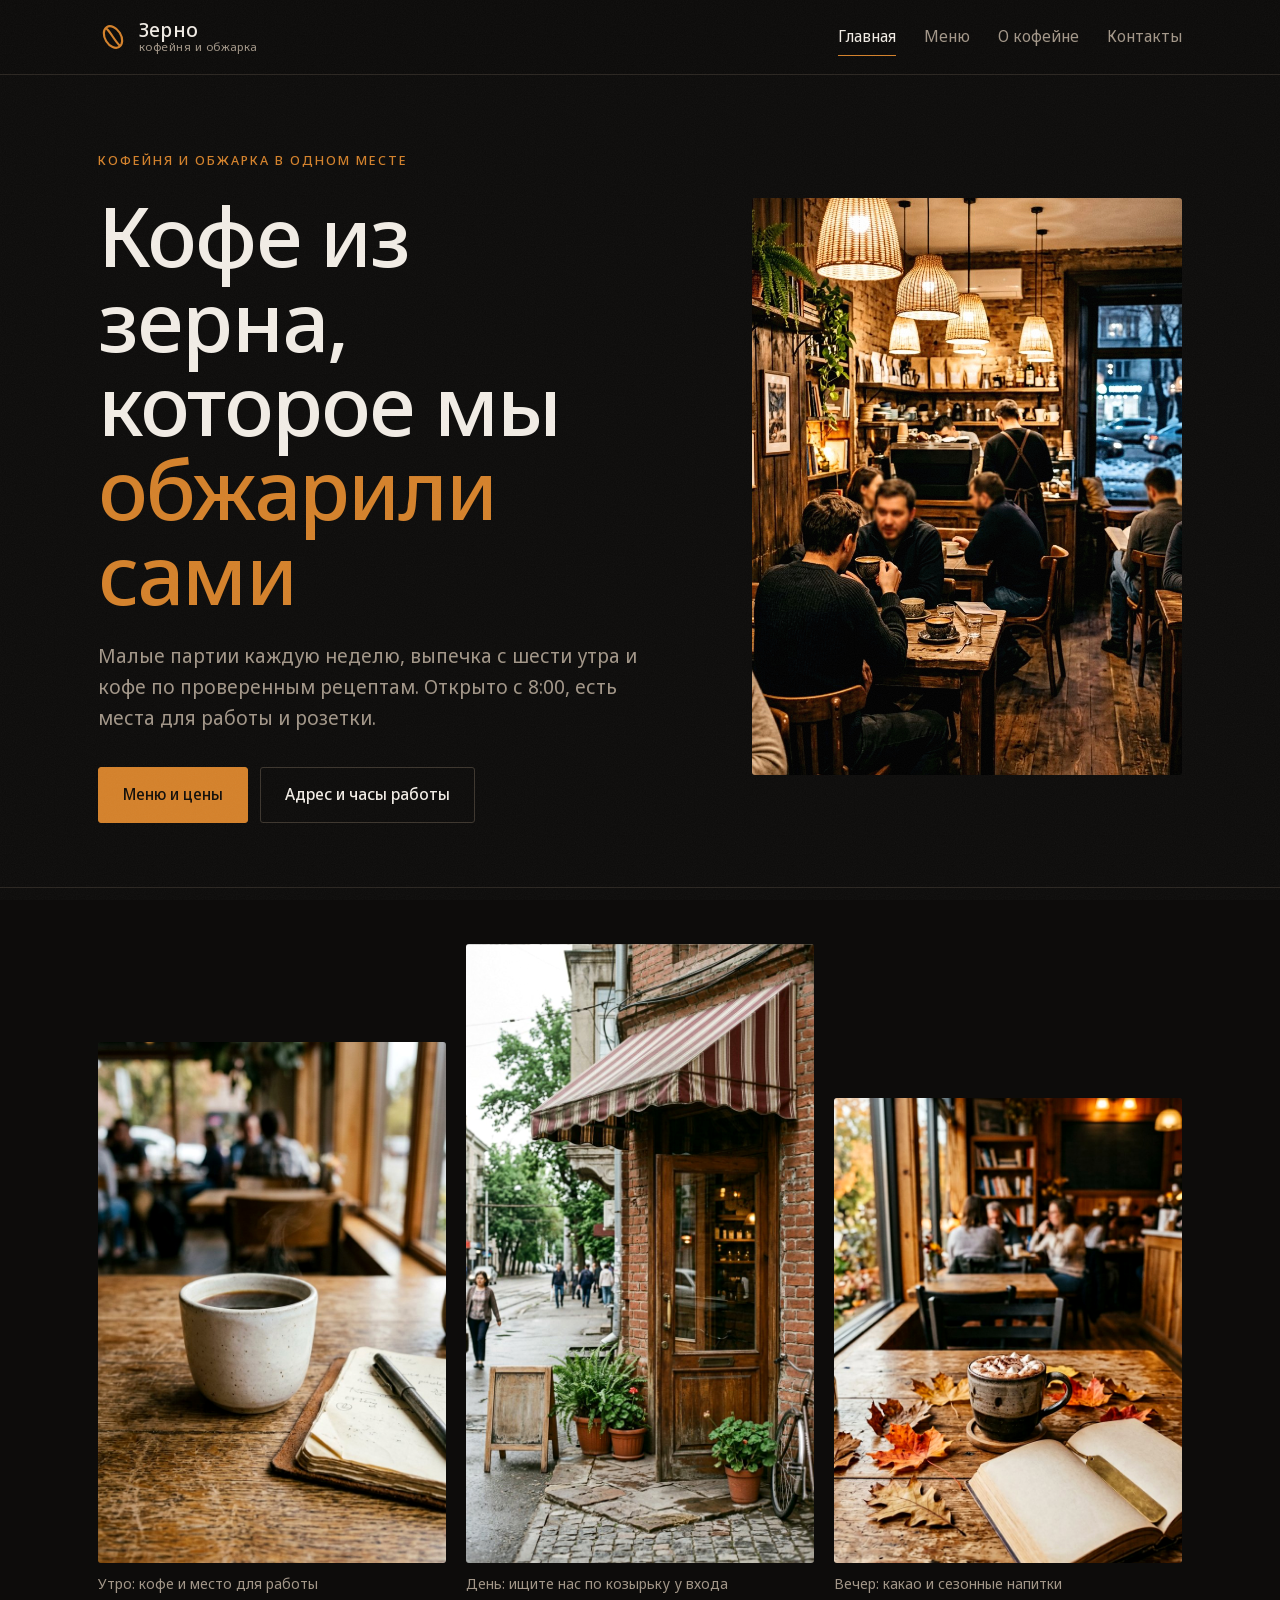
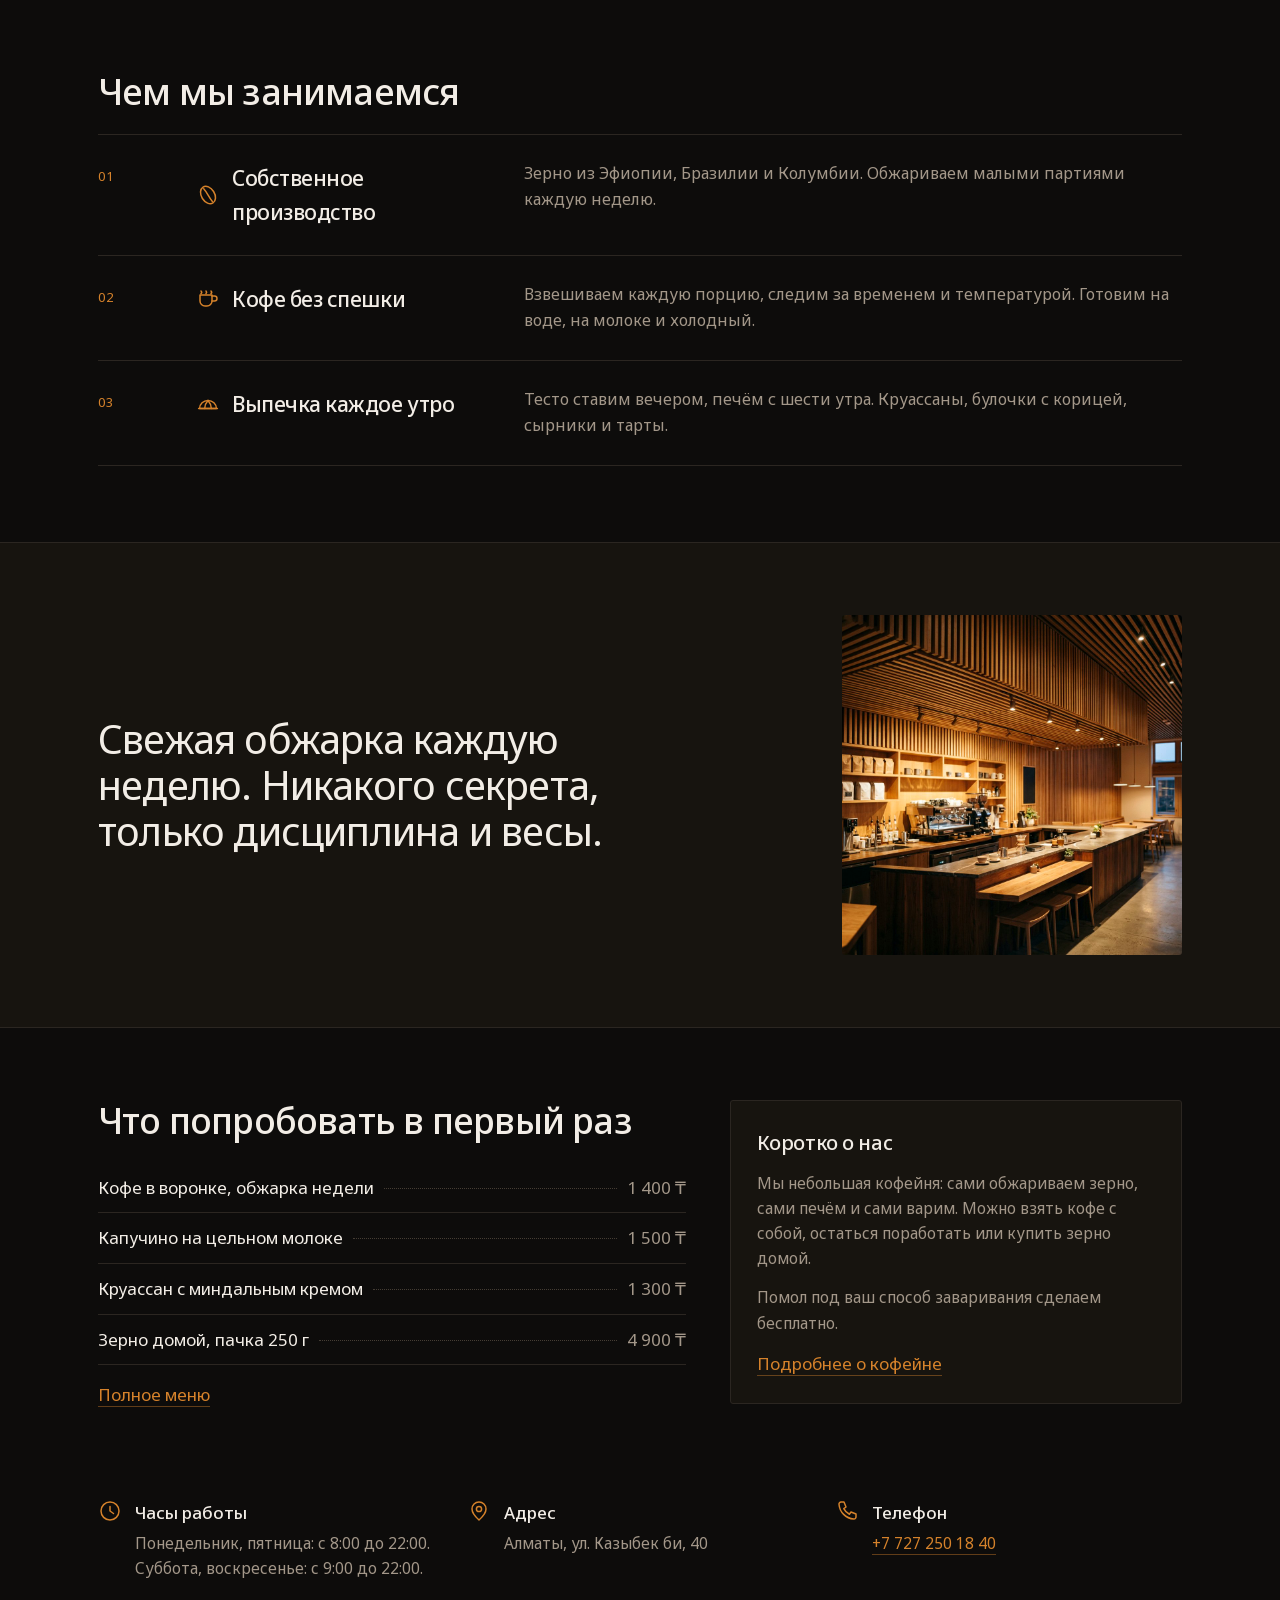
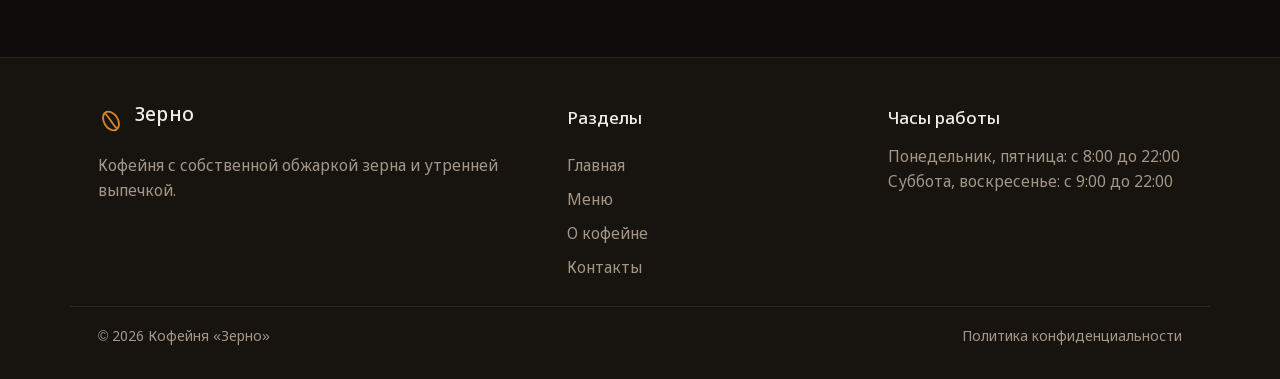
<file: index.html>
<!doctype html>
<html lang="ru">
<head>
<meta charset="utf-8">
<meta name="viewport" content="width=device-width, initial-scale=1">
<meta name="theme-color" content="#0d0c0b">
<title>Кофейня «Зерно»: собственная обжарка и свежая выпечка</title>
<meta name="description" content="Кофейня «Зерно» в Алматы: обжариваем зерно сами малыми партиями, печём каждое утро, готовим кофе с 8:00.">
<link rel="icon" type="image/svg+xml" href="assets/favicon.svg">
<link rel="stylesheet" href="assets/style.css">
<link rel="stylesheet" href="assets/photos.css">
<script>if("IntersectionObserver" in window&&!(window.matchMedia&&window.matchMedia("(prefers-reduced-motion: reduce)").matches)){document.documentElement.className+=" js-rv"}</script>
</head>
<body>
<a class="skip" href="#main">Перейти к содержанию</a>
<header class="top">
<div class="wrap top-in">
<a class="brand" href="index.html"><svg class="mark" viewBox="0 0 32 32" aria-hidden="true" focusable="false"><ellipse cx="16" cy="16" rx="8.5" ry="12.5" transform="rotate(-32 16 16)" fill="none" stroke="currentColor" stroke-width="2.3"/><path d="M9.5 7.5C14 12 18 20 22.5 24.5" fill="none" stroke="currentColor" stroke-width="2.3" stroke-linecap="round"/></svg><span class="brand-tx"><b>Зерно</b><i>кофейня и обжарка</i></span></a>
<button class="burger" type="button" aria-expanded="false" aria-controls="nav" aria-label="Открыть меню сайта"><span></span><span></span><span></span></button>
<nav class="nav" id="nav"><a href="index.html" aria-current="page">Главная</a><a href="menu.html">Меню</a><a href="about.html">О кофейне</a><a href="contacts.html">Контакты</a></nav>
</div>
</header>
<main id="main">
<section class="hero">
<div class="wrap hero-in">
<div class="hero-tx">
<p class="eyebrow rv">Кофейня и обжарка в одном месте</p>
<h1 class="rv">Кофе из зерна,<br>которое мы<br><span class="hl">обжарили сами</span></h1>
<p class="lead rv">Малые партии каждую неделю, выпечка с шести утра и кофе по проверенным рецептам. Открыто с 8:00, есть места для работы и розетки.</p>
<div class="btns rv">
<a class="btn" href="menu.html">Меню и цены</a>
<a class="btn btn-ghost" href="contacts.html">Адрес и часы работы</a>
</div>
</div>
<div class="hero-ph rv">
<div class="steam" aria-hidden="true"><i></i><i></i><i></i></div>
<div class="photo ph5 hero-img" style="aspect-ratio:386/518" role="img" aria-label="Гости за столом в зале кофейни при тёплом свете"><span></span></div>
</div>
</div>
</section>
<section class="strip">
<div class="wrap strip-in">
<figure class="fig rv"><div class="photo ph3" style="aspect-ratio:365/547" role="img" aria-label="Чашка кофе на деревянном столе рядом с блокнотами"><span></span></div><figcaption>Утро: кофе и место для работы</figcaption></figure>
<figure class="fig rv"><div class="photo ph1" style="aspect-ratio:415/739" role="img" aria-label="Вход в кофейню с полосатым козырьком"><span></span></div><figcaption>День: ищите нас по козырьку у входа</figcaption></figure>
<figure class="fig rv"><div class="photo ph4" style="aspect-ratio:479/640" role="img" aria-label="Кружка какао, книга и осенние листья на столе"><span></span></div><figcaption>Вечер: какао и сезонные напитки</figcaption></figure>
</div>
</section>
<section class="wrap rows-sec">
<h2 class="h2 rv">Чем мы занимаемся</h2>
<div class="rows">
<article class="row rv"><span class="num">01</span><div class="row-h"><svg class="ico" viewBox="0 0 24 24" fill="none" stroke="currentColor" stroke-width="1.5" stroke-linecap="round" stroke-linejoin="round" aria-hidden="true"><ellipse cx="12" cy="12" rx="6.6" ry="9.4" transform="rotate(-32 12 12)"/><path d="M7.7 5.7C10.9 9 13.2 15 16.4 18.4"/></svg><h3>Собственное производство</h3></div><p>Зерно из Эфиопии, Бразилии и Колумбии. Обжариваем малыми партиями каждую неделю.</p></article>
<article class="row rv"><span class="num">02</span><div class="row-h"><svg class="ico" viewBox="0 0 24 24" fill="none" stroke="currentColor" stroke-width="1.5" stroke-linecap="round" stroke-linejoin="round" aria-hidden="true"><path d="M4 8h12v6a5 5 0 0 1-5 5H9a5 5 0 0 1-5-5V8z"/><path d="M16 9h2.5a2.5 2.5 0 0 1 0 5H16"/><path d="M5 4c1 1 1 1.6 0 2.6M10 4c1 1 1 1.6 0 2.6M15 4c1 1 1 1.6 0 2.6"/></svg><h3>Кофе без спешки</h3></div><p>Взвешиваем каждую порцию, следим за временем и температурой. Готовим на воде, на молоке и холодный.</p></article>
<article class="row rv"><span class="num">03</span><div class="row-h"><svg class="ico" viewBox="0 0 24 24" fill="none" stroke="currentColor" stroke-width="1.5" stroke-linecap="round" stroke-linejoin="round" aria-hidden="true"><path d="M3.6 16.4c0-4.4 3.8-8 8.4-8s8.4 3.6 8.4 8z"/><path d="M2.6 16.4h18.8"/><path d="M8.7 16.4c0-3 1.1-5.4 3.3-7.9"/><path d="M15.3 16.4c0-3-1.1-5.4-3.3-7.9"/></svg><h3>Выпечка каждое утро</h3></div><p>Тесто ставим вечером, печём с шести утра. Круассаны, булочки с корицей, сырники и тарты.</p></article>
</div>
</section>
<section class="statement-sec">
<div class="wrap statement-in">
<p class="statement rv">Свежая обжарка каждую неделю. Никакого секрета, только дисциплина и весы.</p>
<div class="statement-ph rv"><div class="photo ph2" style="aspect-ratio:1/1" role="img" aria-label="Деревянные рейки на стенах и потолке зала"><span></span></div></div>
</div>
</section>
<section class="wrap split">
<div class="rv">
<h2 class="h2">Что попробовать в первый раз</h2>
<ul class="price-list"><li><span class="nm">Кофе в воронке, обжарка недели</span><span class="dots"></span><span class="pr">1 400 ₸</span></li><li><span class="nm">Капучино на цельном молоке</span><span class="dots"></span><span class="pr">1 500 ₸</span></li><li><span class="nm">Круассан с миндальным кремом</span><span class="dots"></span><span class="pr">1 300 ₸</span></li><li><span class="nm">Зерно домой, пачка 250 г</span><span class="dots"></span><span class="pr">4 900 ₸</span></li></ul>
<p><a class="link" href="menu.html">Полное меню</a></p>
</div>
<aside class="box rv">
<h2 class="h3">Коротко о нас</h2>
<p class="small">Мы небольшая кофейня: сами обжариваем зерно, сами печём и сами варим. Можно взять кофе с собой, остаться поработать или купить зерно домой.</p>
<p class="small">Помол под ваш способ заваривания сделаем бесплатно.</p>
<p><a class="link" href="about.html">Подробнее о кофейне</a></p>
</aside>
</section>
<section class="wrap info">
<div class="info-row rv"><svg class="ico" viewBox="0 0 24 24" fill="none" stroke="currentColor" stroke-width="1.5" stroke-linecap="round" stroke-linejoin="round" aria-hidden="true"><circle cx="12" cy="12" r="9"/><path d="M12 7.5V12l3.5 2.5"/></svg><div><b>Часы работы</b><p class="small">Понедельник, пятница: с 8:00 до 22:00. Суббота, воскресенье: с 9:00 до 22:00.</p></div></div>
<div class="info-row rv"><svg class="ico" viewBox="0 0 24 24" fill="none" stroke="currentColor" stroke-width="1.5" stroke-linecap="round" stroke-linejoin="round" aria-hidden="true"><path d="M12 21s7-6.2 7-11a7 7 0 1 0-14 0c0 4.8 7 11 7 11z"/><circle cx="12" cy="10" r="2.6"/></svg><div><b>Адрес</b><p class="small">Алматы, ул. Казыбек би, 40</p></div></div>
<div class="info-row rv"><svg class="ico" viewBox="0 0 24 24" fill="none" stroke="currentColor" stroke-width="1.5" stroke-linecap="round" stroke-linejoin="round" aria-hidden="true"><path d="M6 3h3l2 5-2.2 1.6a12 12 0 0 0 5.6 5.6L16 13l5 2v3a2 2 0 0 1-2.2 2A16 16 0 0 1 4 5.2A2 2 0 0 1 6 3z"/></svg><div><b>Телефон</b><p class="small"><a class="link" href="tel:+77272501840">+7 727 250 18 40</a></p></div></div>
</section>
</main>
<footer class="foot">
<div class="wrap foot-in">
<div class="foot-col">
<a class="brand brand-sm" href="index.html"><svg class="mark" viewBox="0 0 32 32" aria-hidden="true"><ellipse cx="16" cy="16" rx="8.5" ry="12.5" transform="rotate(-32 16 16)" fill="none" stroke="currentColor" stroke-width="2.3"/><path d="M9.5 7.5C14 12 18 20 22.5 24.5" fill="none" stroke="currentColor" stroke-width="2.3" stroke-linecap="round"/></svg><span class="brand-tx"><b>Зерно</b></span></a>
<p class="small">Кофейня с собственной обжаркой зерна и утренней выпечкой.</p>
</div>
<nav class="foot-col foot-nav"><b>Разделы</b><a href="index.html">Главная</a><a href="menu.html">Меню</a><a href="about.html">О кофейне</a><a href="contacts.html">Контакты</a></nav>
<div class="foot-col"><b>Часы работы</b><p class="small">Понедельник, пятница: с 8:00 до 22:00<br>Суббота, воскресенье: с 9:00 до 22:00</p></div>
</div>
<div class="wrap foot-bar"><span>© 2026 Кофейня «Зерно»</span><a href="privacy.html">Политика конфиденциальности</a></div>
</footer>
<script src="assets/app.js"></script>
</body>
</html>
</file>
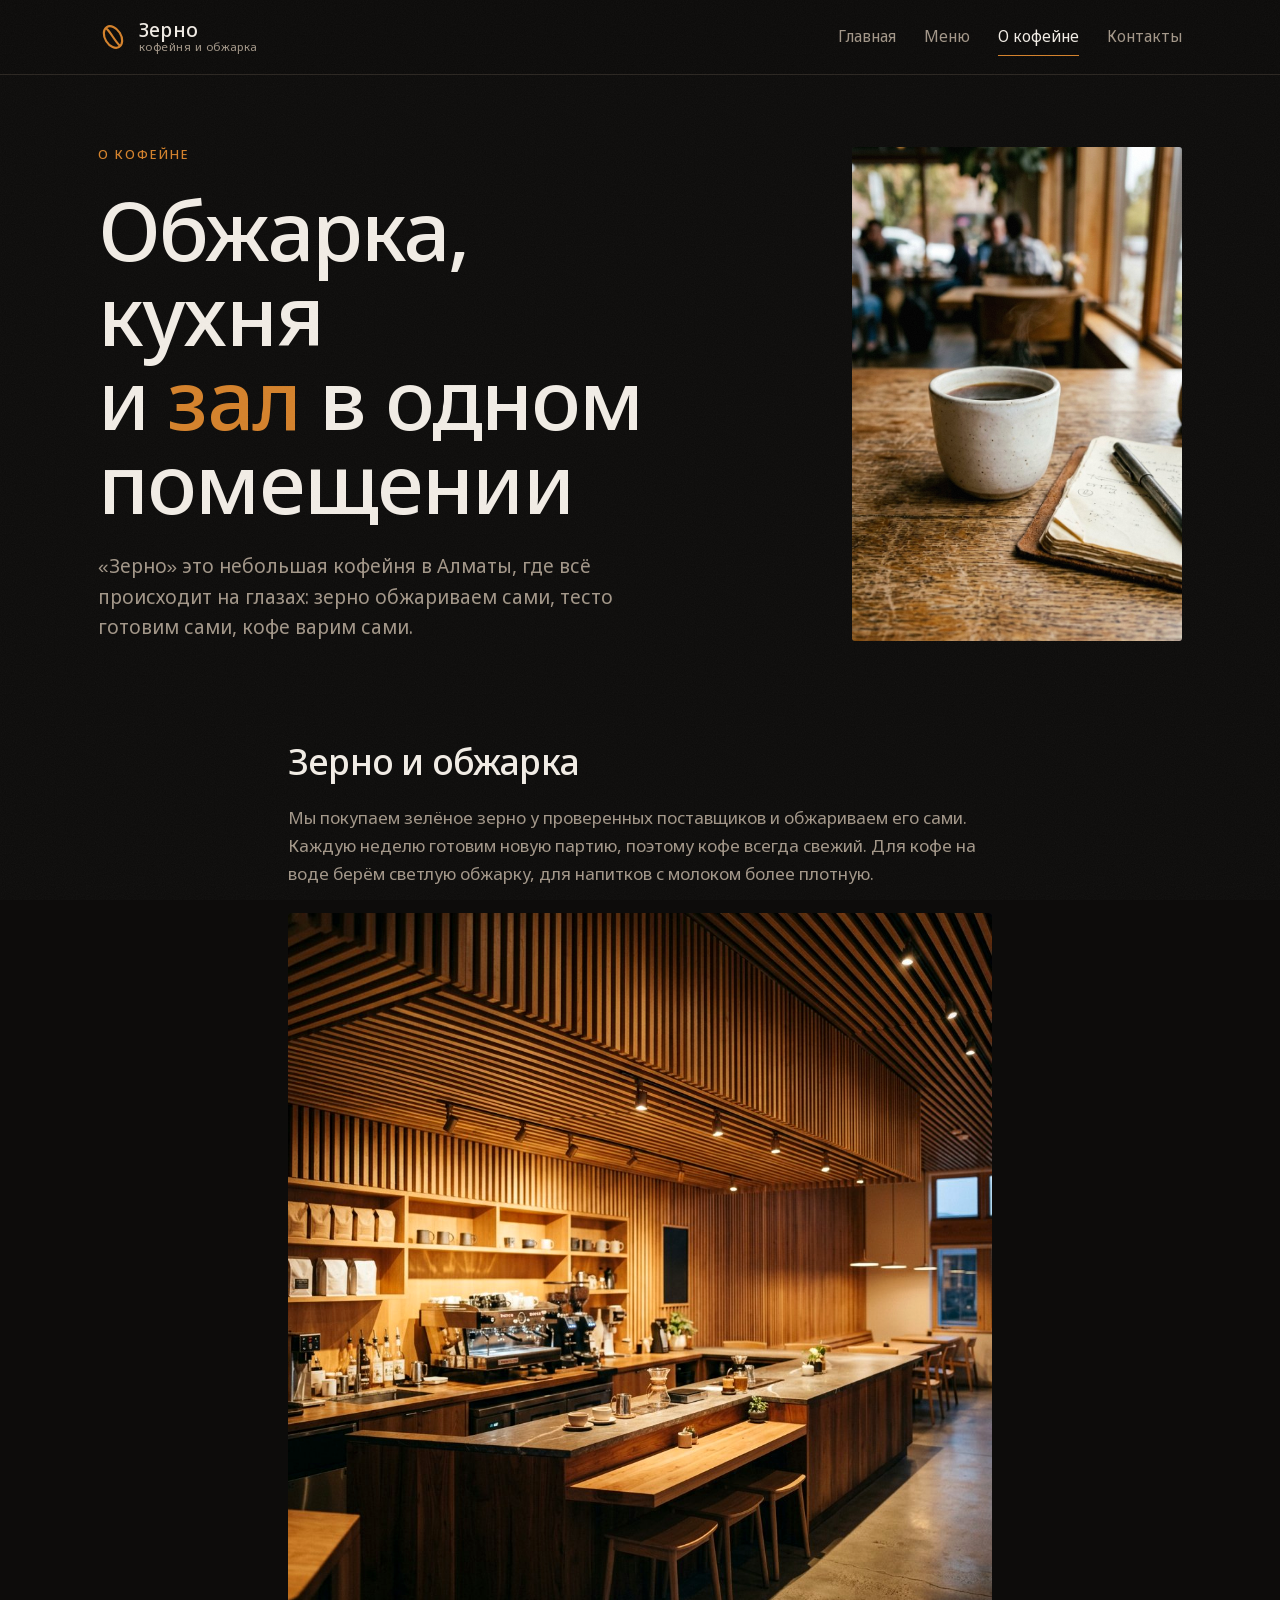
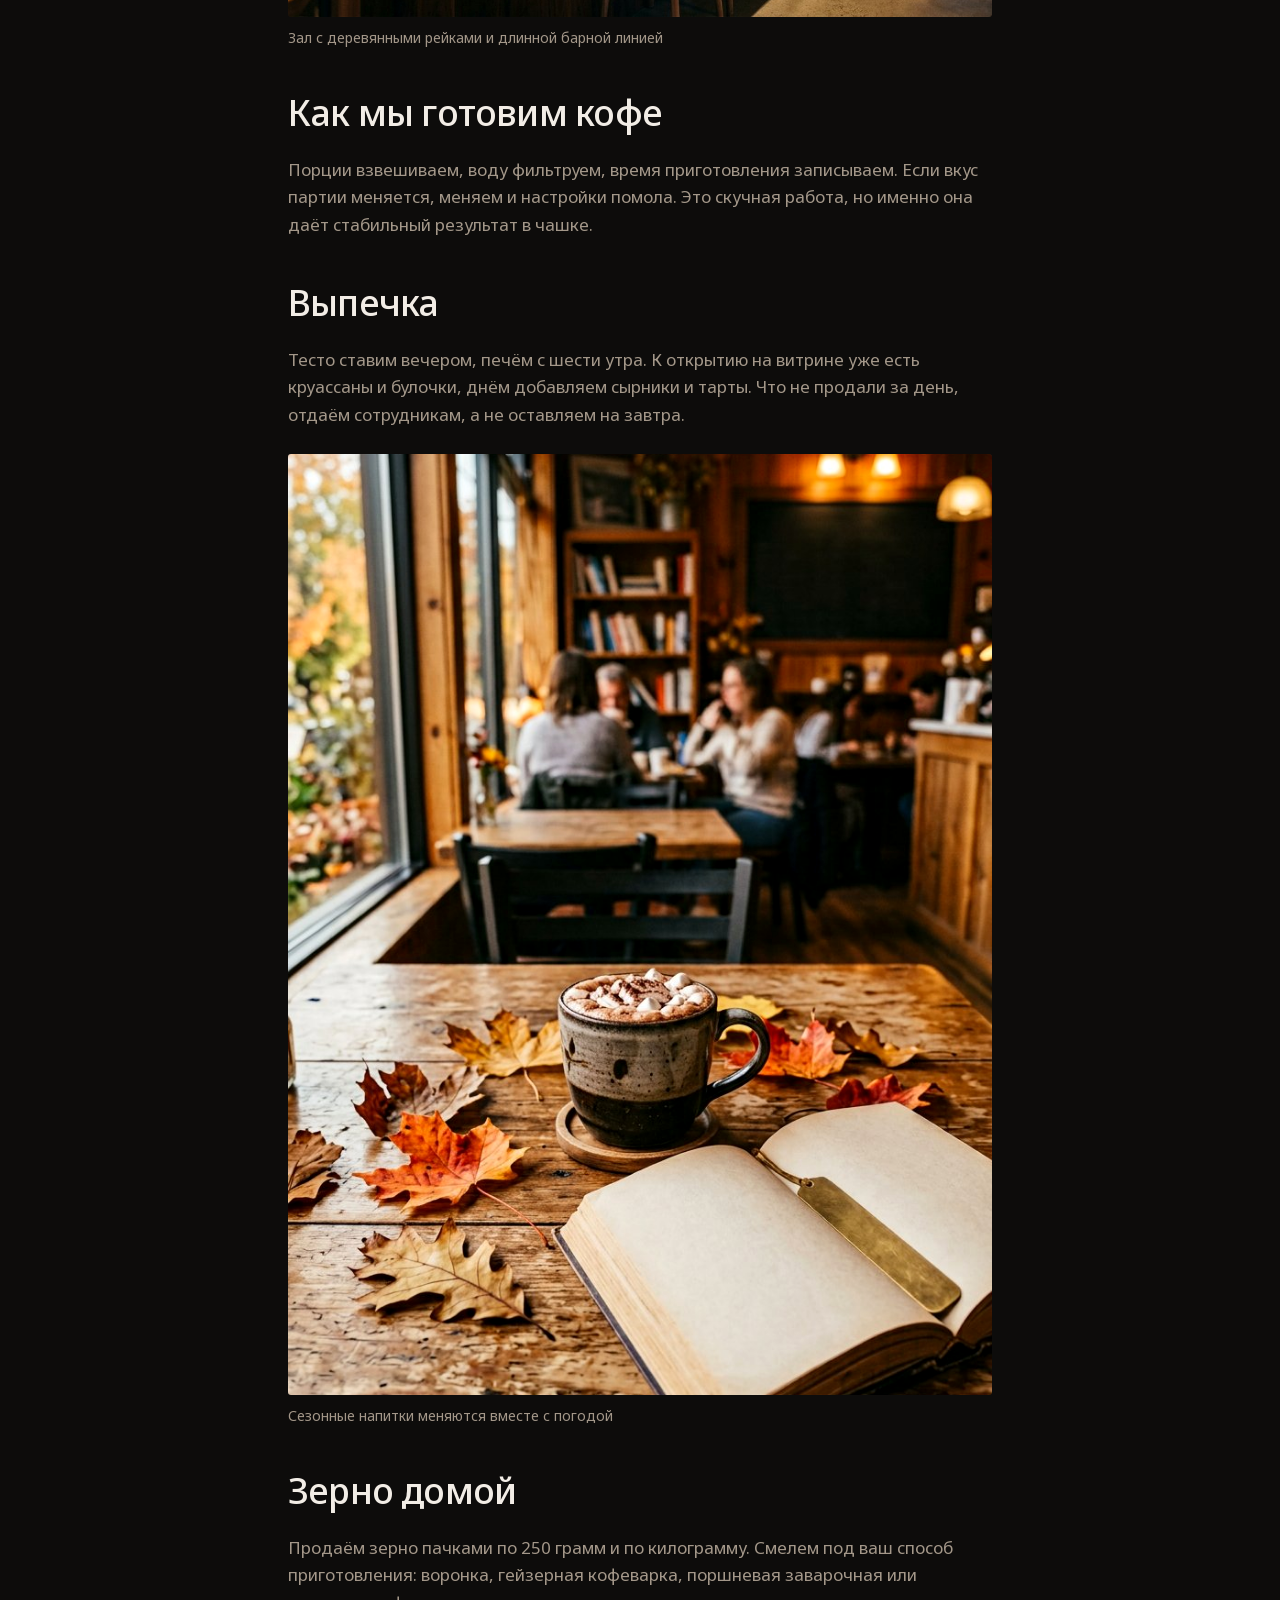
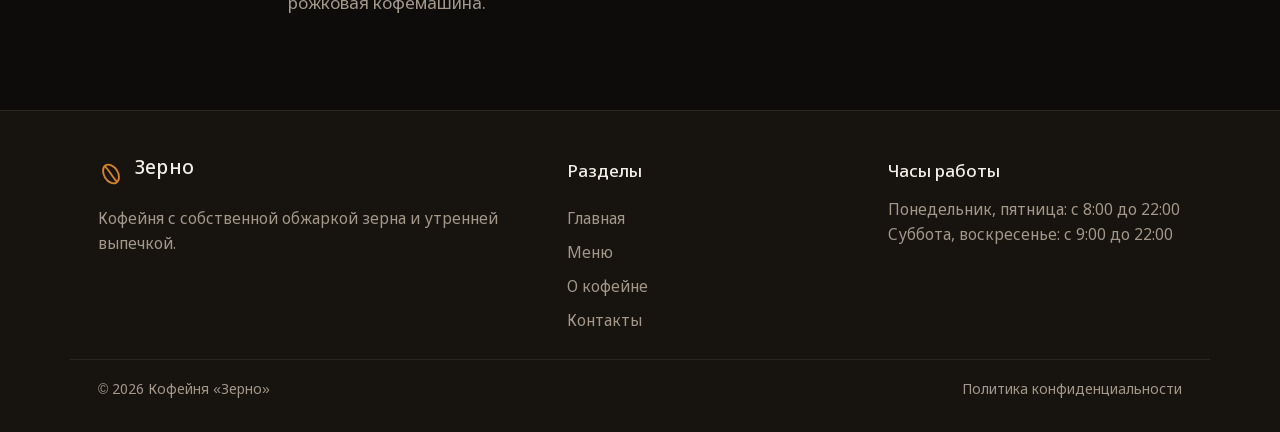
<file: about.html>
<!doctype html>
<html lang="ru">
<head>
<meta charset="utf-8">
<meta name="viewport" content="width=device-width, initial-scale=1">
<meta name="theme-color" content="#0d0c0b">
<title>О кофейне «Зерно»</title>
<meta name="description" content="Как устроена кофейня «Зерно»: обжарка зерна, приготовление кофе, выпечка.">
<link rel="icon" type="image/svg+xml" href="assets/favicon.svg">
<link rel="stylesheet" href="assets/style.css">
<link rel="stylesheet" href="assets/photos.css">
<script>if("IntersectionObserver" in window&&!(window.matchMedia&&window.matchMedia("(prefers-reduced-motion: reduce)").matches)){document.documentElement.className+=" js-rv"}</script>
</head>
<body>
<a class="skip" href="#main">Перейти к содержанию</a>
<header class="top">
<div class="wrap top-in">
<a class="brand" href="index.html"><svg class="mark" viewBox="0 0 32 32" aria-hidden="true"><ellipse cx="16" cy="16" rx="8.5" ry="12.5" transform="rotate(-32 16 16)" fill="none" stroke="currentColor" stroke-width="2.3"/><path d="M9.5 7.5C14 12 18 20 22.5 24.5" fill="none" stroke="currentColor" stroke-width="2.3" stroke-linecap="round"/></svg><span class="brand-tx"><b>Зерно</b><i>кофейня и обжарка</i></span></a>
<button class="burger" type="button" aria-expanded="false" aria-controls="nav" aria-label="Открыть меню сайта"><span></span><span></span><span></span></button>
<nav class="nav" id="nav"><a href="index.html">Главная</a><a href="menu.html">Меню</a><a href="about.html" aria-current="page">О кофейне</a><a href="contacts.html">Контакты</a></nav>
</div>
</header>
<main id="main">
<section class="wrap page-hero">
<div class="rv">
<p class="eyebrow">О кофейне</p>
<h1>Обжарка, кухня<br>и <span class="hl">зал</span> в одном<br>помещении</h1>
<p class="lead">«Зерно» это небольшая кофейня в Алматы, где всё происходит на глазах: зерно обжариваем сами, тесто готовим сами, кофе варим сами.</p>
</div>
<div class="rv"><div class="photo ph3 page-img" style="aspect-ratio:365/547" role="img" aria-label="Чашка кофе на деревянном столе рядом с блокнотами"><span></span></div></div>
</section>
<section class="wrap prose">
<h2 class="h2 rv">Зерно и обжарка</h2>
<p class="rv">Мы покупаем зелёное зерно у проверенных поставщиков и обжариваем его сами. Каждую неделю готовим новую партию, поэтому кофе всегда свежий. Для кофе на воде берём светлую обжарку, для напитков с молоком более плотную.</p>
<figure class="fig rv"><div class="photo ph2" style="aspect-ratio:1/1" role="img" aria-label="Деревянные рейки на стенах и потолке зала"><span></span></div><figcaption>Зал с деревянными рейками и длинной барной линией</figcaption></figure>
<h2 class="h2 rv">Как мы готовим кофе</h2>
<p class="rv">Порции взвешиваем, воду фильтруем, время приготовления записываем. Если вкус партии меняется, меняем и настройки помола. Это скучная работа, но именно она даёт стабильный результат в чашке.</p>
<h2 class="h2 rv">Выпечка</h2>
<p class="rv">Тесто ставим вечером, печём с шести утра. К открытию на витрине уже есть круассаны и булочки, днём добавляем сырники и тарты. Что не продали за день, отдаём сотрудникам, а не оставляем на завтра.</p>
<figure class="fig rv"><div class="photo ph4" style="aspect-ratio:479/640" role="img" aria-label="Кружка какао, книга и осенние листья на столе"><span></span></div><figcaption>Сезонные напитки меняются вместе с погодой</figcaption></figure>
<h2 class="h2 rv">Зерно домой</h2>
<p class="rv">Продаём зерно пачками по 250 грамм и по килограмму. Смелем под ваш способ приготовления: воронка, гейзерная кофеварка, поршневая заварочная или рожковая кофемашина.</p>
</section>
</main>
<footer class="foot">
<div class="wrap foot-in">
<div class="foot-col">
<a class="brand brand-sm" href="index.html"><svg class="mark" viewBox="0 0 32 32" aria-hidden="true"><ellipse cx="16" cy="16" rx="8.5" ry="12.5" transform="rotate(-32 16 16)" fill="none" stroke="currentColor" stroke-width="2.3"/><path d="M9.5 7.5C14 12 18 20 22.5 24.5" fill="none" stroke="currentColor" stroke-width="2.3" stroke-linecap="round"/></svg><span class="brand-tx"><b>Зерно</b></span></a>
<p class="small">Кофейня с собственной обжаркой зерна и утренней выпечкой.</p>
</div>
<nav class="foot-col foot-nav"><b>Разделы</b><a href="index.html">Главная</a><a href="menu.html">Меню</a><a href="about.html">О кофейне</a><a href="contacts.html">Контакты</a></nav>
<div class="foot-col"><b>Часы работы</b><p class="small">Понедельник, пятница: с 8:00 до 22:00<br>Суббота, воскресенье: с 9:00 до 22:00</p></div>
</div>
<div class="wrap foot-bar"><span>© 2026 Кофейня «Зерно»</span><a href="privacy.html">Политика конфиденциальности</a></div>
</footer>
<script src="assets/app.js"></script>
</body>
</html>
</file>
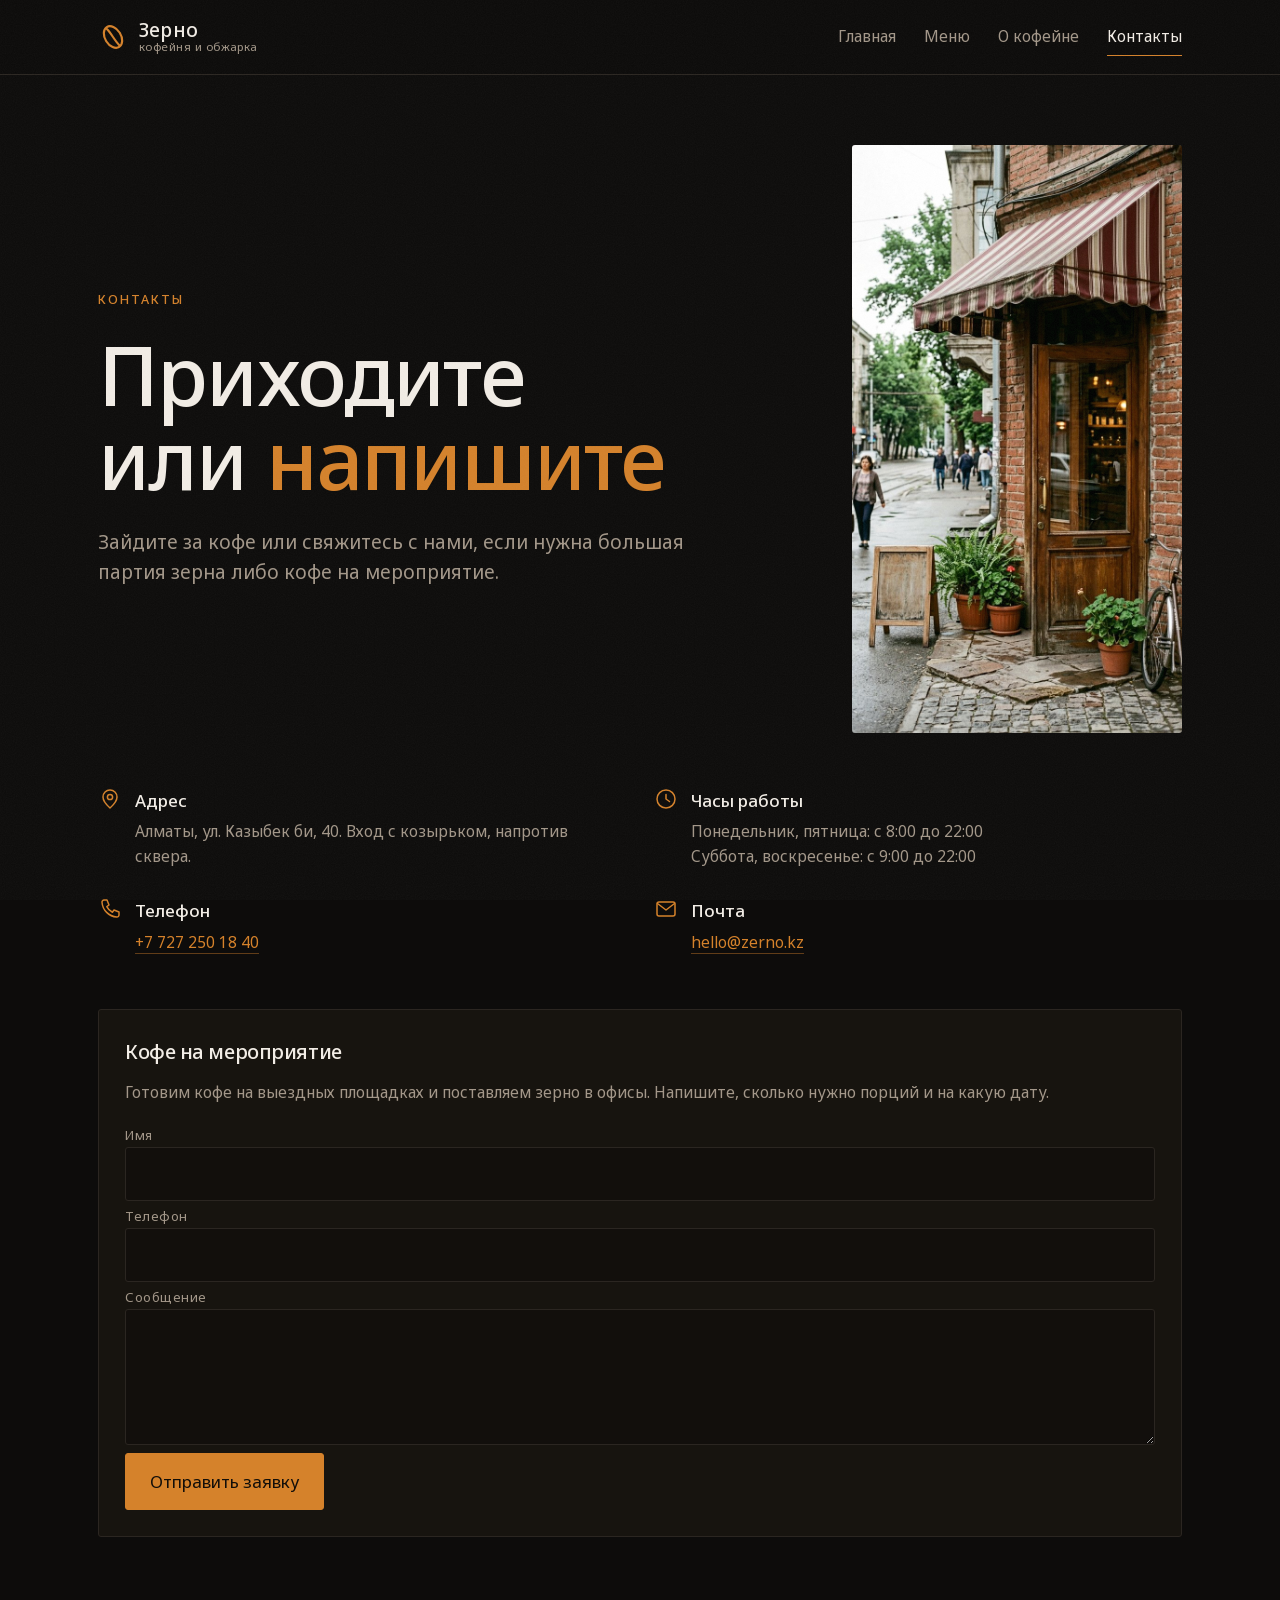
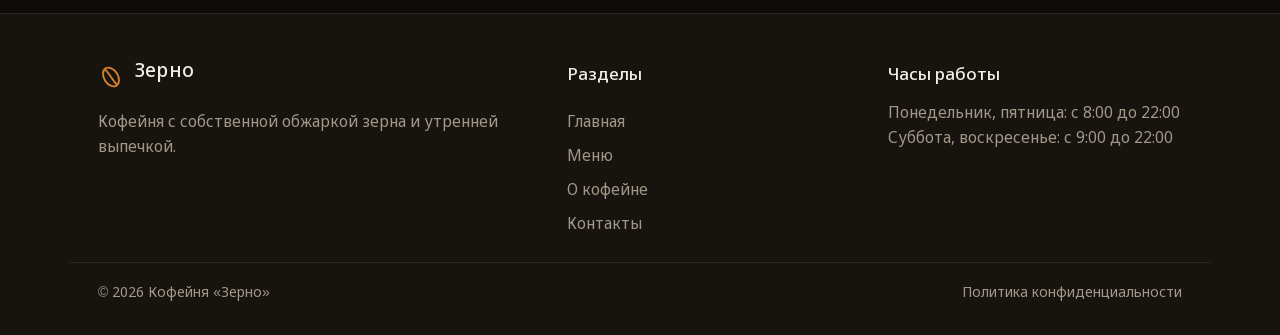
<file: contacts.html>
<!doctype html>
<html lang="ru">
<head>
<meta charset="utf-8">
<meta name="viewport" content="width=device-width, initial-scale=1">
<meta name="theme-color" content="#0d0c0b">
<title>Контакты кофейни «Зерно»</title>
<meta name="description" content="Адрес, часы работы и способы связи с кофейней «Зерно» в Алматы.">
<link rel="icon" type="image/svg+xml" href="assets/favicon.svg">
<link rel="stylesheet" href="assets/style.css">
<link rel="stylesheet" href="assets/photos.css">
<script>if("IntersectionObserver" in window&&!(window.matchMedia&&window.matchMedia("(prefers-reduced-motion: reduce)").matches)){document.documentElement.className+=" js-rv"}</script>
</head>
<body>
<a class="skip" href="#main">Перейти к содержанию</a>
<header class="top">
<div class="wrap top-in">
<a class="brand" href="index.html"><svg class="mark" viewBox="0 0 32 32" aria-hidden="true"><ellipse cx="16" cy="16" rx="8.5" ry="12.5" transform="rotate(-32 16 16)" fill="none" stroke="currentColor" stroke-width="2.3"/><path d="M9.5 7.5C14 12 18 20 22.5 24.5" fill="none" stroke="currentColor" stroke-width="2.3" stroke-linecap="round"/></svg><span class="brand-tx"><b>Зерно</b><i>кофейня и обжарка</i></span></a>
<button class="burger" type="button" aria-expanded="false" aria-controls="nav" aria-label="Открыть меню сайта"><span></span><span></span><span></span></button>
<nav class="nav" id="nav"><a href="index.html">Главная</a><a href="menu.html">Меню</a><a href="about.html">О кофейне</a><a href="contacts.html" aria-current="page">Контакты</a></nav>
</div>
</header>
<main id="main">
<section class="wrap page-hero">
<div class="rv">
<p class="eyebrow">Контакты</p>
<h1>Приходите<br>или <span class="hl">напишите</span></h1>
<p class="lead">Зайдите за кофе или свяжитесь с нами, если нужна большая партия зерна либо кофе на мероприятие.</p>
</div>
<div class="rv"><div class="photo ph1 page-img" style="aspect-ratio:415/739" role="img" aria-label="Вход в кофейню с полосатым козырьком"><span></span></div></div>
</section>
<section class="wrap contact-grid">
<div class="info-row rv"><svg class="ico" viewBox="0 0 24 24" fill="none" stroke="currentColor" stroke-width="1.5" stroke-linecap="round" stroke-linejoin="round" aria-hidden="true"><path d="M12 21s7-6.2 7-11a7 7 0 1 0-14 0c0 4.8 7 11 7 11z"/><circle cx="12" cy="10" r="2.6"/></svg><div><b>Адрес</b><p class="small">Алматы, ул. Казыбек би, 40. Вход с козырьком, напротив сквера.</p></div></div>
<div class="info-row rv"><svg class="ico" viewBox="0 0 24 24" fill="none" stroke="currentColor" stroke-width="1.5" stroke-linecap="round" stroke-linejoin="round" aria-hidden="true"><circle cx="12" cy="12" r="9"/><path d="M12 7.5V12l3.5 2.5"/></svg><div><b>Часы работы</b><p class="small">Понедельник, пятница: с 8:00 до 22:00<br>Суббота, воскресенье: с 9:00 до 22:00</p></div></div>
<div class="info-row rv"><svg class="ico" viewBox="0 0 24 24" fill="none" stroke="currentColor" stroke-width="1.5" stroke-linecap="round" stroke-linejoin="round" aria-hidden="true"><path d="M6 3h3l2 5-2.2 1.6a12 12 0 0 0 5.6 5.6L16 13l5 2v3a2 2 0 0 1-2.2 2A16 16 0 0 1 4 5.2A2 2 0 0 1 6 3z"/></svg><div><b>Телефон</b><p class="small"><a class="link" href="tel:+77272501840">+7 727 250 18 40</a></p></div></div>
<div class="info-row rv"><svg class="ico" viewBox="0 0 24 24" fill="none" stroke="currentColor" stroke-width="1.5" stroke-linecap="round" stroke-linejoin="round" aria-hidden="true"><rect x="3" y="5" width="18" height="14" rx="2"/><path d="M3.5 6.5 12 13l8.5-6.5"/></svg><div><b>Почта</b><p class="small"><a class="link" href="mailto:hello@zerno.kz">hello@zerno.kz</a></p></div></div>
</section>
<section class="wrap band"><div class="box rv">
<h2 class="h3">Кофе на мероприятие</h2>
<p class="small">Готовим кофе на выездных площадках и поставляем зерно в офисы. Напишите, сколько нужно порций и на какую дату.</p>
<form class="form" action="#" method="post">
<div class="fields">
<label for="name">Имя</label>
<input id="name" name="name" type="text" required autocomplete="name">
<label for="phone">Телефон</label>
<input id="phone" name="phone" type="tel" required autocomplete="tel">
<label for="msg">Сообщение</label>
<textarea id="msg" name="msg" rows="4" required></textarea>
<button class="btn" type="submit">Отправить заявку</button>
</div>
<p class="form-ok">Заявка принята. Мы перезвоним в рабочие часы.</p>
</form>
</div></section>
</main>
<footer class="foot">
<div class="wrap foot-in">
<div class="foot-col">
<a class="brand brand-sm" href="index.html"><svg class="mark" viewBox="0 0 32 32" aria-hidden="true"><ellipse cx="16" cy="16" rx="8.5" ry="12.5" transform="rotate(-32 16 16)" fill="none" stroke="currentColor" stroke-width="2.3"/><path d="M9.5 7.5C14 12 18 20 22.5 24.5" fill="none" stroke="currentColor" stroke-width="2.3" stroke-linecap="round"/></svg><span class="brand-tx"><b>Зерно</b></span></a>
<p class="small">Кофейня с собственной обжаркой зерна и утренней выпечкой.</p>
</div>
<nav class="foot-col foot-nav"><b>Разделы</b><a href="index.html">Главная</a><a href="menu.html">Меню</a><a href="about.html">О кофейне</a><a href="contacts.html">Контакты</a></nav>
<div class="foot-col"><b>Часы работы</b><p class="small">Понедельник, пятница: с 8:00 до 22:00<br>Суббота, воскресенье: с 9:00 до 22:00</p></div>
</div>
<div class="wrap foot-bar"><span>© 2026 Кофейня «Зерно»</span><a href="privacy.html">Политика конфиденциальности</a></div>
</footer>
<script src="assets/app.js"></script>
</body>
</html>
</file>
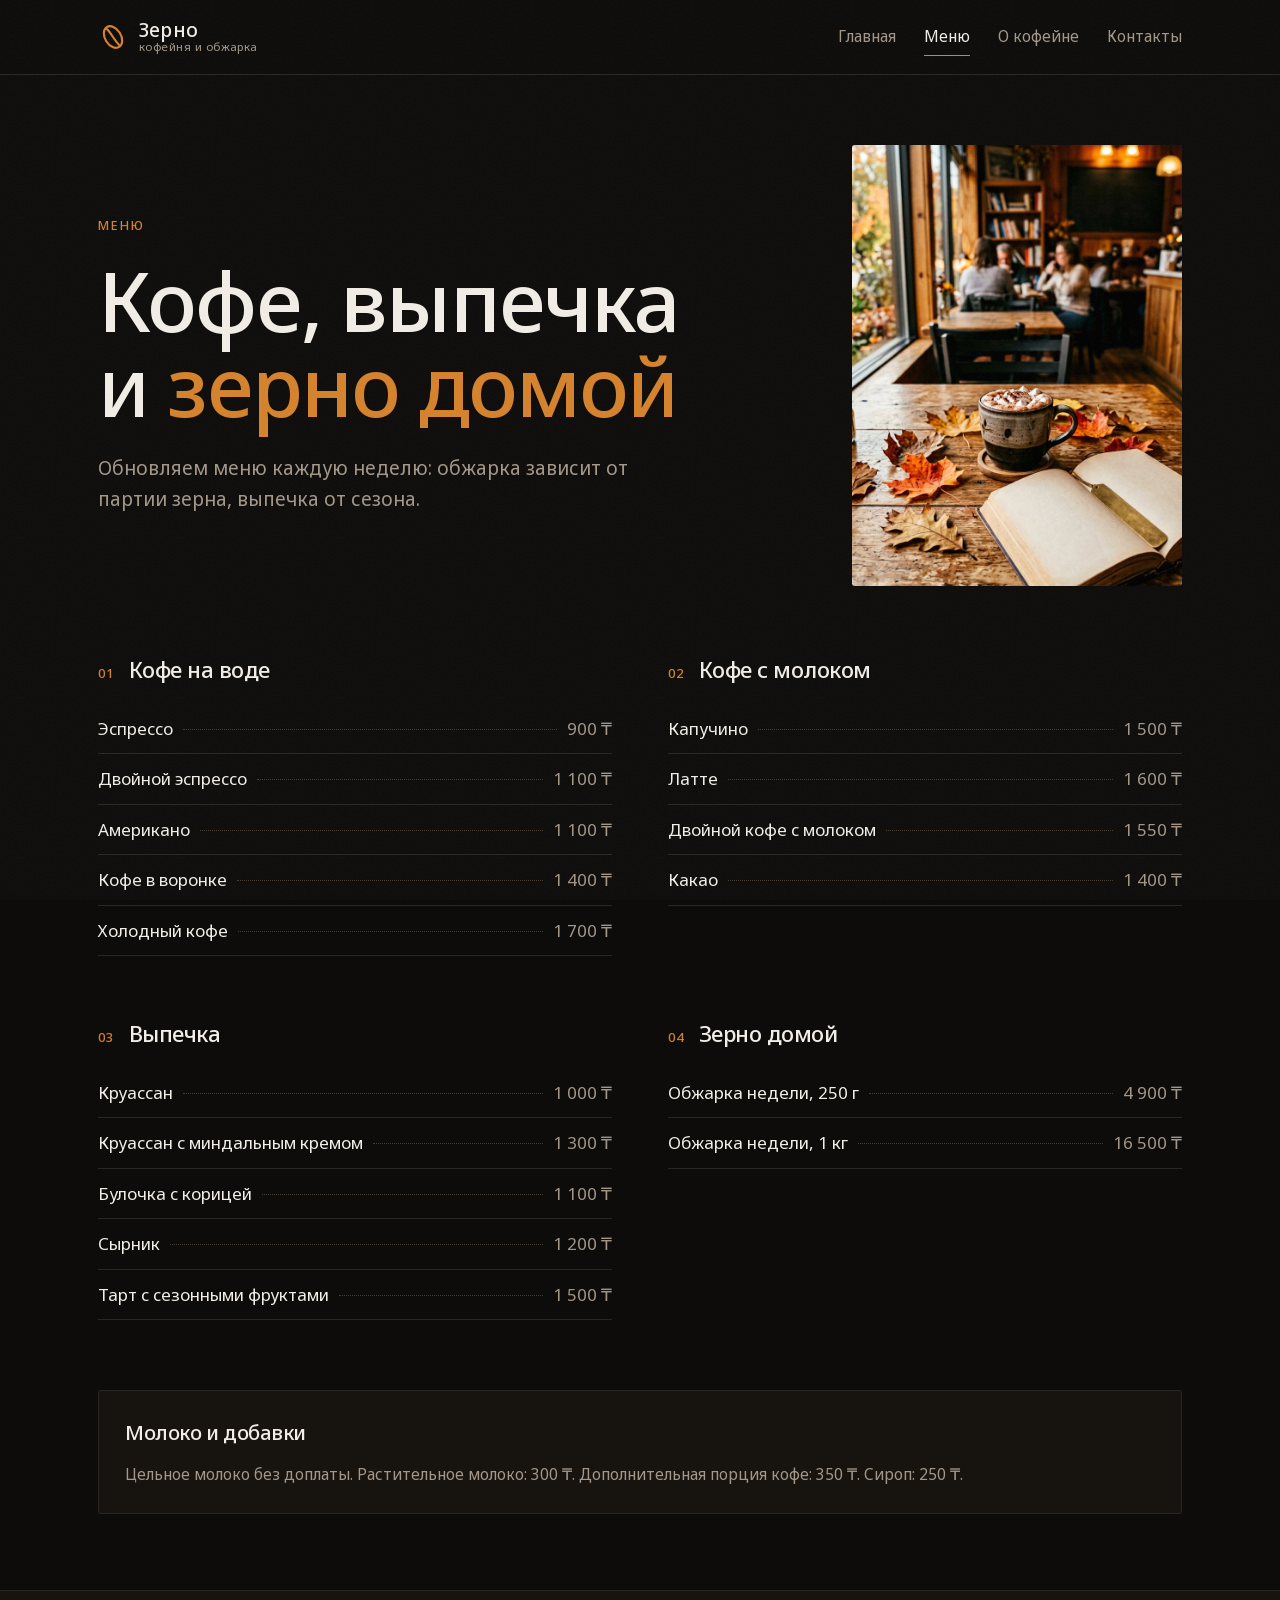
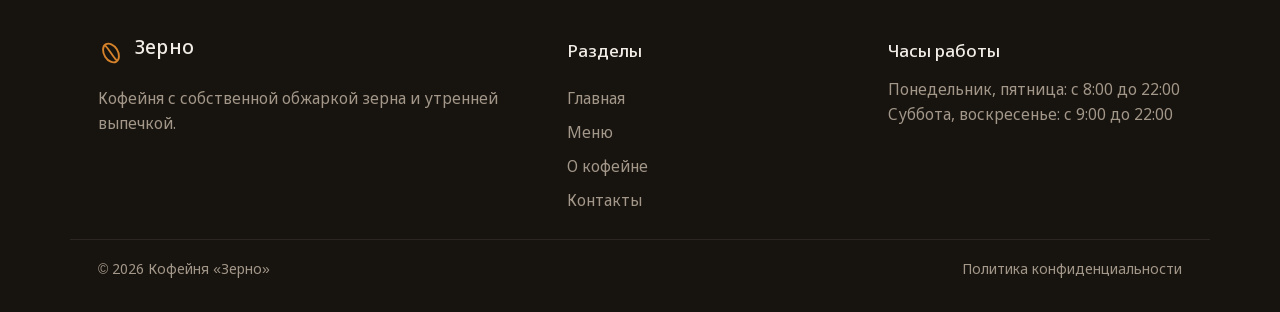
<file: menu.html>
<!doctype html>
<html lang="ru">
<head>
<meta charset="utf-8">
<meta name="viewport" content="width=device-width, initial-scale=1">
<meta name="theme-color" content="#0d0c0b">
<title>Меню и цены: кофейня «Зерно»</title>
<meta name="description" content="Меню кофейни «Зерно»: кофе на воде, кофе с молоком, выпечка и зерно домой.">
<link rel="icon" type="image/svg+xml" href="assets/favicon.svg">
<link rel="stylesheet" href="assets/style.css">
<link rel="stylesheet" href="assets/photos.css">
<script>if("IntersectionObserver" in window&&!(window.matchMedia&&window.matchMedia("(prefers-reduced-motion: reduce)").matches)){document.documentElement.className+=" js-rv"}</script>
</head>
<body>
<a class="skip" href="#main">Перейти к содержанию</a>
<header class="top">
<div class="wrap top-in">
<a class="brand" href="index.html"><svg class="mark" viewBox="0 0 32 32" aria-hidden="true"><ellipse cx="16" cy="16" rx="8.5" ry="12.5" transform="rotate(-32 16 16)" fill="none" stroke="currentColor" stroke-width="2.3"/><path d="M9.5 7.5C14 12 18 20 22.5 24.5" fill="none" stroke="currentColor" stroke-width="2.3" stroke-linecap="round"/></svg><span class="brand-tx"><b>Зерно</b><i>кофейня и обжарка</i></span></a>
<button class="burger" type="button" aria-expanded="false" aria-controls="nav" aria-label="Открыть меню сайта"><span></span><span></span><span></span></button>
<nav class="nav" id="nav"><a href="index.html">Главная</a><a href="menu.html" aria-current="page">Меню</a><a href="about.html">О кофейне</a><a href="contacts.html">Контакты</a></nav>
</div>
</header>
<main id="main">
<section class="wrap page-hero">
<div class="rv">
<p class="eyebrow">Меню</p>
<h1>Кофе, выпечка<br>и <span class="hl">зерно домой</span></h1>
<p class="lead">Обновляем меню каждую неделю: обжарка зависит от партии зерна, выпечка от сезона.</p>
</div>
<div class="rv"><div class="photo ph4 page-img" style="aspect-ratio:479/640" role="img" aria-label="Кружка какао, книга и осенние листья на столе"><span></span></div></div>
</section>
<section class="wrap menu-grid">
<div class="menu-col rv"><h2 class="menu-h"><span class="num">01</span>Кофе на воде</h2><ul class="price-list"><li><span class="nm">Эспрессо</span><span class="dots"></span><span class="pr">900 ₸</span></li><li><span class="nm">Двойной эспрессо</span><span class="dots"></span><span class="pr">1 100 ₸</span></li><li><span class="nm">Американо</span><span class="dots"></span><span class="pr">1 100 ₸</span></li><li><span class="nm">Кофе в воронке</span><span class="dots"></span><span class="pr">1 400 ₸</span></li><li><span class="nm">Холодный кофе</span><span class="dots"></span><span class="pr">1 700 ₸</span></li></ul></div>
<div class="menu-col rv"><h2 class="menu-h"><span class="num">02</span>Кофе с молоком</h2><ul class="price-list"><li><span class="nm">Капучино</span><span class="dots"></span><span class="pr">1 500 ₸</span></li><li><span class="nm">Латте</span><span class="dots"></span><span class="pr">1 600 ₸</span></li><li><span class="nm">Двойной кофе с молоком</span><span class="dots"></span><span class="pr">1 550 ₸</span></li><li><span class="nm">Какао</span><span class="dots"></span><span class="pr">1 400 ₸</span></li></ul></div>
<div class="menu-col rv"><h2 class="menu-h"><span class="num">03</span>Выпечка</h2><ul class="price-list"><li><span class="nm">Круассан</span><span class="dots"></span><span class="pr">1 000 ₸</span></li><li><span class="nm">Круассан с миндальным кремом</span><span class="dots"></span><span class="pr">1 300 ₸</span></li><li><span class="nm">Булочка с корицей</span><span class="dots"></span><span class="pr">1 100 ₸</span></li><li><span class="nm">Сырник</span><span class="dots"></span><span class="pr">1 200 ₸</span></li><li><span class="nm">Тарт с сезонными фруктами</span><span class="dots"></span><span class="pr">1 500 ₸</span></li></ul></div>
<div class="menu-col rv"><h2 class="menu-h"><span class="num">04</span>Зерно домой</h2><ul class="price-list"><li><span class="nm">Обжарка недели, 250 г</span><span class="dots"></span><span class="pr">4 900 ₸</span></li><li><span class="nm">Обжарка недели, 1 кг</span><span class="dots"></span><span class="pr">16 500 ₸</span></li></ul></div>
</section>
<section class="wrap band"><div class="box rv"><h2 class="h3">Молоко и добавки</h2><p class="small">Цельное молоко без доплаты. Растительное молоко: 300 ₸. Дополнительная порция кофе: 350 ₸. Сироп: 250 ₸.</p></div></section>
</main>
<footer class="foot">
<div class="wrap foot-in">
<div class="foot-col">
<a class="brand brand-sm" href="index.html"><svg class="mark" viewBox="0 0 32 32" aria-hidden="true"><ellipse cx="16" cy="16" rx="8.5" ry="12.5" transform="rotate(-32 16 16)" fill="none" stroke="currentColor" stroke-width="2.3"/><path d="M9.5 7.5C14 12 18 20 22.5 24.5" fill="none" stroke="currentColor" stroke-width="2.3" stroke-linecap="round"/></svg><span class="brand-tx"><b>Зерно</b></span></a>
<p class="small">Кофейня с собственной обжаркой зерна и утренней выпечкой.</p>
</div>
<nav class="foot-col foot-nav"><b>Разделы</b><a href="index.html">Главная</a><a href="menu.html">Меню</a><a href="about.html">О кофейне</a><a href="contacts.html">Контакты</a></nav>
<div class="foot-col"><b>Часы работы</b><p class="small">Понедельник, пятница: с 8:00 до 22:00<br>Суббота, воскресенье: с 9:00 до 22:00</p></div>
</div>
<div class="wrap foot-bar"><span>© 2026 Кофейня «Зерно»</span><a href="privacy.html">Политика конфиденциальности</a></div>
</footer>
<script src="assets/app.js"></script>
</body>
</html>
</file>
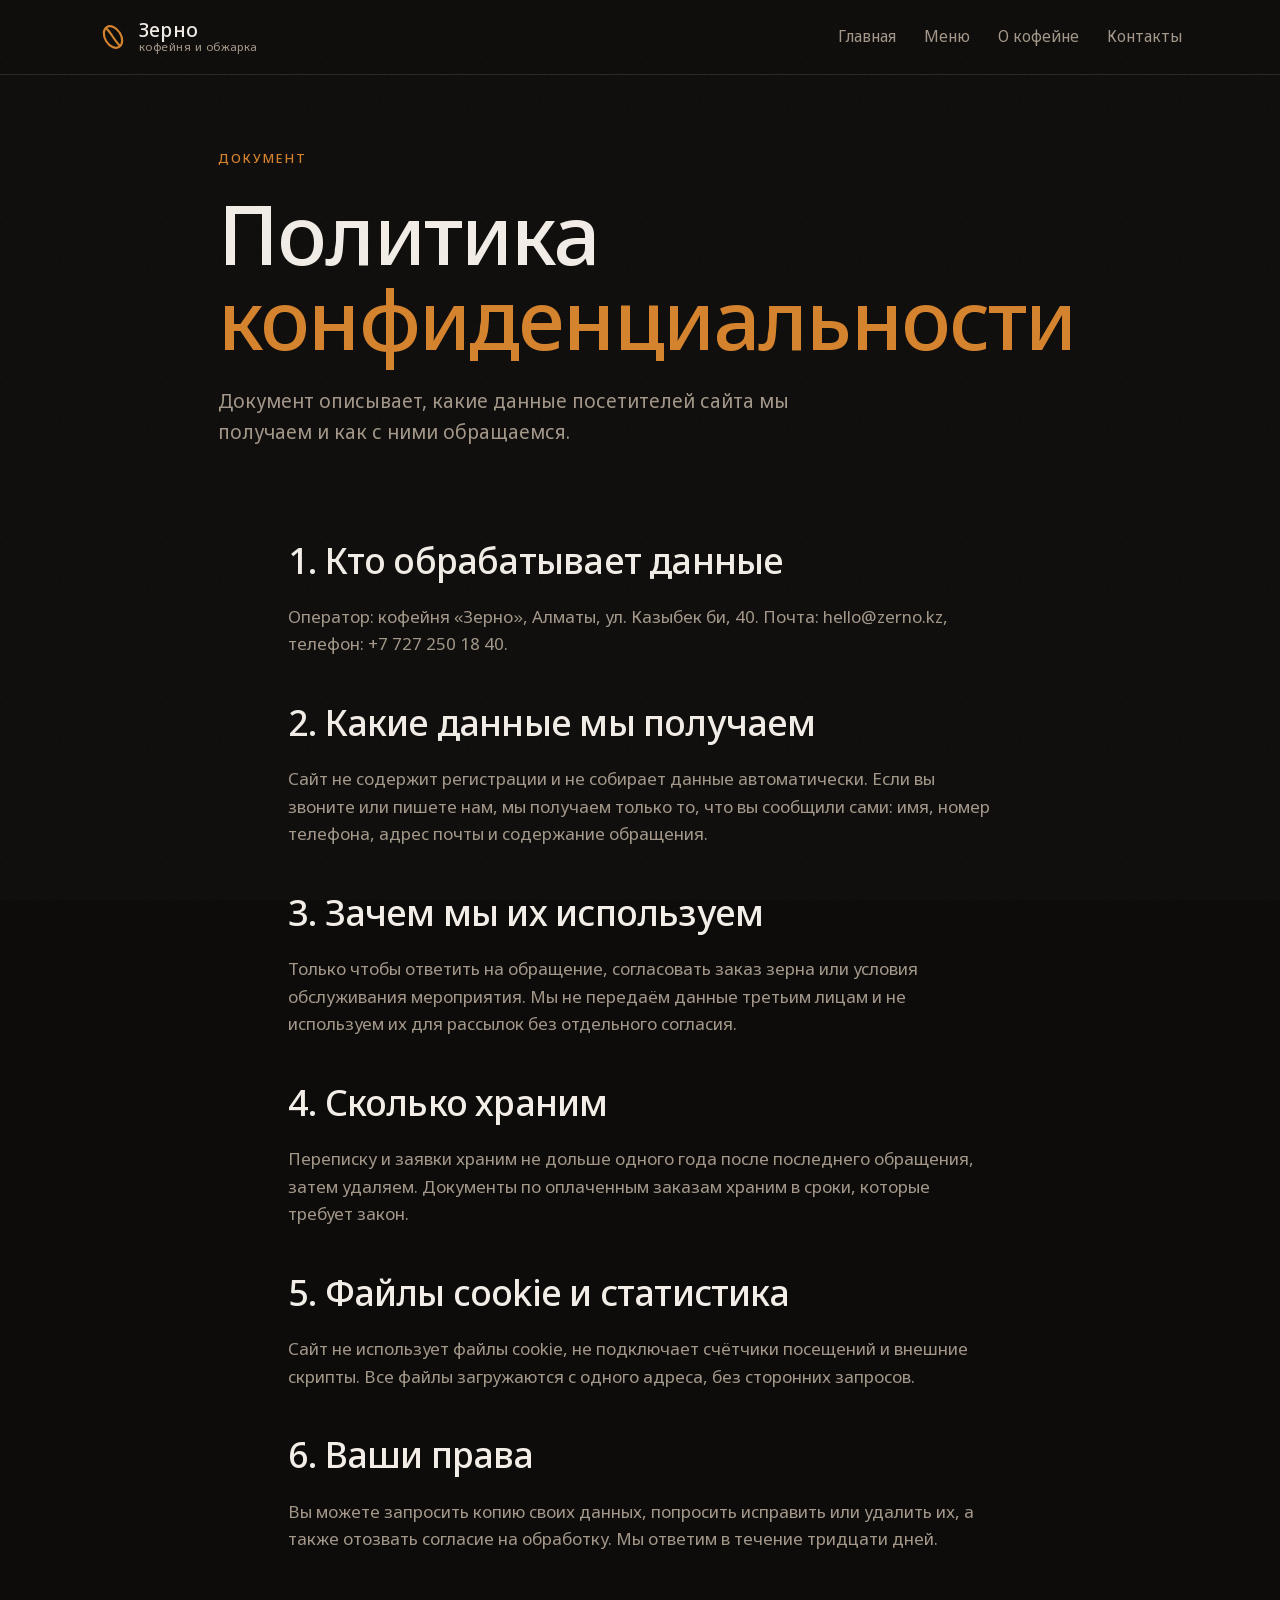
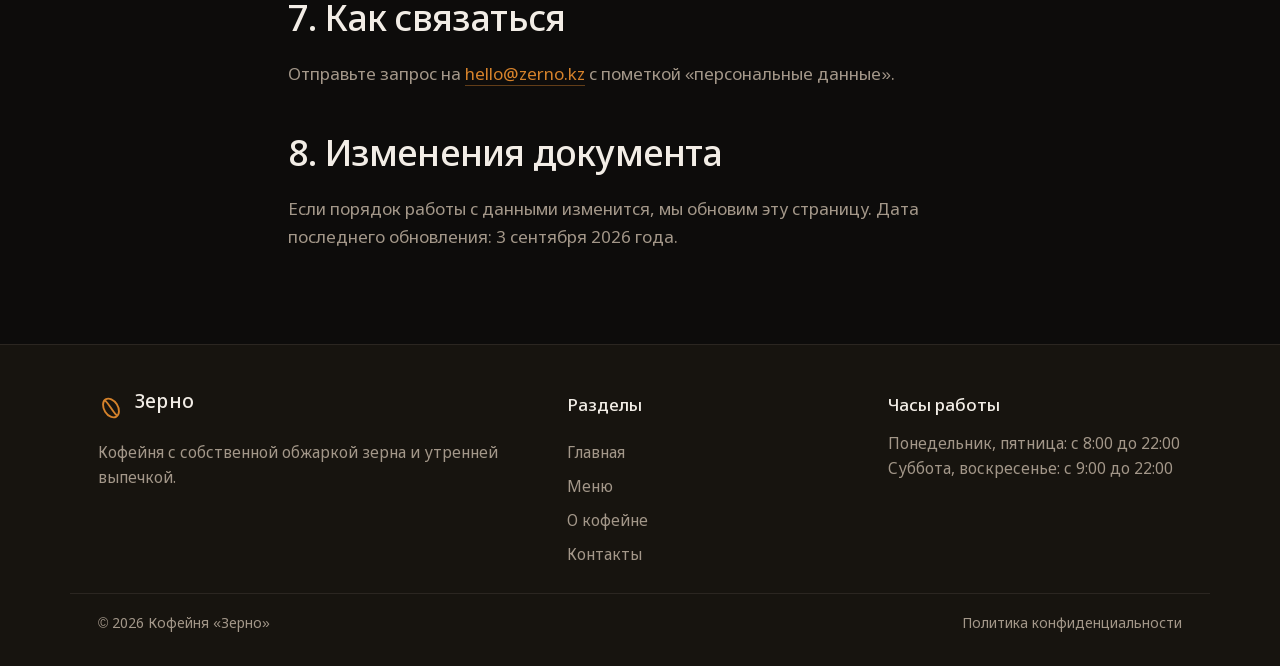
<file: privacy.html>
<!doctype html>
<html lang="ru">
<head>
<meta charset="utf-8">
<meta name="viewport" content="width=device-width, initial-scale=1">
<meta name="theme-color" content="#0d0c0b">
<title>Политика конфиденциальности: кофейня «Зерно»</title>
<meta name="description" content="Как кофейня «Зерно» обрабатывает персональные данные посетителей сайта.">
<link rel="icon" type="image/svg+xml" href="assets/favicon.svg">
<link rel="stylesheet" href="assets/style.css">
<link rel="stylesheet" href="assets/photos.css">
<script>if("IntersectionObserver" in window&&!(window.matchMedia&&window.matchMedia("(prefers-reduced-motion: reduce)").matches)){document.documentElement.className+=" js-rv"}</script>
</head>
<body>
<a class="skip" href="#main">Перейти к содержанию</a>
<header class="top">
<div class="wrap top-in">
<a class="brand" href="index.html"><svg class="mark" viewBox="0 0 32 32" aria-hidden="true"><ellipse cx="16" cy="16" rx="8.5" ry="12.5" transform="rotate(-32 16 16)" fill="none" stroke="currentColor" stroke-width="2.3"/><path d="M9.5 7.5C14 12 18 20 22.5 24.5" fill="none" stroke="currentColor" stroke-width="2.3" stroke-linecap="round"/></svg><span class="brand-tx"><b>Зерно</b><i>кофейня и обжарка</i></span></a>
<button class="burger" type="button" aria-expanded="false" aria-controls="nav" aria-label="Открыть меню сайта"><span></span><span></span><span></span></button>
<nav class="nav" id="nav"><a href="index.html">Главная</a><a href="menu.html">Меню</a><a href="about.html">О кофейне</a><a href="contacts.html">Контакты</a></nav>
</div>
</header>
<main id="main">
<section class="wrap page-head">
<p class="eyebrow">Документ</p>
<h1>Политика<br><span class="hl">конфиденциальности</span></h1>
<p class="lead">Документ описывает, какие данные посетителей сайта мы получаем и как с ними обращаемся.</p>
</section>
<section class="wrap prose">
<h2 class="h2">1. Кто обрабатывает данные</h2>
<p>Оператор: кофейня «Зерно», Алматы, ул. Казыбек би, 40. Почта: hello@zerno.kz, телефон: +7 727 250 18 40.</p>
<h2 class="h2">2. Какие данные мы получаем</h2>
<p>Сайт не содержит регистрации и не собирает данные автоматически. Если вы звоните или пишете нам, мы получаем только то, что вы сообщили сами: имя, номер телефона, адрес почты и содержание обращения.</p>
<h2 class="h2">3. Зачем мы их используем</h2>
<p>Только чтобы ответить на обращение, согласовать заказ зерна или условия обслуживания мероприятия. Мы не передаём данные третьим лицам и не используем их для рассылок без отдельного согласия.</p>
<h2 class="h2">4. Сколько храним</h2>
<p>Переписку и заявки храним не дольше одного года после последнего обращения, затем удаляем. Документы по оплаченным заказам храним в сроки, которые требует закон.</p>
<h2 class="h2">5. Файлы cookie и статистика</h2>
<p>Сайт не использует файлы cookie, не подключает счётчики посещений и внешние скрипты. Все файлы загружаются с одного адреса, без сторонних запросов.</p>
<h2 class="h2">6. Ваши права</h2>
<p>Вы можете запросить копию своих данных, попросить исправить или удалить их, а также отозвать согласие на обработку. Мы ответим в течение тридцати дней.</p>
<h2 class="h2">7. Как связаться</h2>
<p>Отправьте запрос на <a class="link" href="mailto:hello@zerno.kz">hello@zerno.kz</a> с пометкой «персональные данные».</p>
<h2 class="h2">8. Изменения документа</h2>
<p>Если порядок работы с данными изменится, мы обновим эту страницу. Дата последнего обновления: 3 сентября 2026 года.</p>
</section>
</main>
<footer class="foot">
<div class="wrap foot-in">
<div class="foot-col">
<a class="brand brand-sm" href="index.html"><svg class="mark" viewBox="0 0 32 32" aria-hidden="true"><ellipse cx="16" cy="16" rx="8.5" ry="12.5" transform="rotate(-32 16 16)" fill="none" stroke="currentColor" stroke-width="2.3"/><path d="M9.5 7.5C14 12 18 20 22.5 24.5" fill="none" stroke="currentColor" stroke-width="2.3" stroke-linecap="round"/></svg><span class="brand-tx"><b>Зерно</b></span></a>
<p class="small">Кофейня с собственной обжаркой зерна и утренней выпечкой.</p>
</div>
<nav class="foot-col foot-nav"><b>Разделы</b><a href="index.html">Главная</a><a href="menu.html">Меню</a><a href="about.html">О кофейне</a><a href="contacts.html">Контакты</a></nav>
<div class="foot-col"><b>Часы работы</b><p class="small">Понедельник, пятница: с 8:00 до 22:00<br>Суббота, воскресенье: с 9:00 до 22:00</p></div>
</div>
<div class="wrap foot-bar"><span>© 2026 Кофейня «Зерно»</span><a href="privacy.html">Политика конфиденциальности</a></div>
</footer>
<script src="assets/app.js"></script>
</body>
</html>
</file>
<file: assets/style.css>
@font-face{font-family:"ZernoText";src:url(text.woff) format("woff");font-weight:100 900;font-display:swap;font-style:normal}
*,*::before,*::after{box-sizing:border-box}
:root{--bg:#0d0c0b;--surface:#17140f;--text:#f2ede6;--muted:#a39789;--line:#2b2621;--accent:#d5822b;--radius:3px}
html{-webkit-text-size-adjust:100%}
body{margin:0;background:var(--bg);color:var(--text);font-family:"ZernoText","Segoe UI",Arial,sans-serif;font-size:17px;line-height:1.62;font-weight:350}
body::after{content:"";position:fixed;inset:0;pointer-events:none;z-index:30;opacity:.045;background-image:url("data:image/svg+xml;utf8,<svg xmlns='http://www.w3.org/2000/svg' width='160' height='160'><filter id='n'><feTurbulence type='fractalNoise' baseFrequency='0.9' numOctaves='3' stitchTiles='stitch'/><feColorMatrix type='saturate' values='0'/></filter><rect width='160' height='160' filter='url(%23n)'/></svg>");background-size:160px 160px}
img,svg{max-width:100%}
a{color:var(--text)}
h1,h2,h3{margin:0;font-weight:500;letter-spacing:-.022em}
h1{font-size:clamp(38px,6.4vw,84px);line-height:1.03}
.h2{font-size:clamp(24px,2.9vw,36px);line-height:1.15;margin:0 0 22px}
.h3{font-size:20px;margin:0 0 12px}
p{margin:0 0 14px}
.wrap{width:100%;max-width:1140px;margin:0 auto;padding:0 28px}
.small{color:var(--muted);font-size:15.5px}
.eyebrow{color:var(--accent);font-size:12.5px;letter-spacing:.16em;text-transform:uppercase;margin:0 0 22px;font-weight:500}
.lead{font-size:19px;color:var(--muted);max-width:56ch;margin:26px 0 0}
.skip{position:absolute;left:-9999px;top:0;background:var(--accent);color:#0d0c0b;padding:10px 16px;z-index:40}
.skip:focus{left:14px;top:14px}
:focus-visible{outline:2px solid var(--accent);outline-offset:3px}
.top{position:sticky;top:0;background:rgba(13,12,11,.86);backdrop-filter:blur(10px);border-bottom:1px solid var(--line);z-index:20;transition:border-color .35s ease, background .35s ease}
.top.scrolled{border-bottom-color:#3a332c;background:rgba(13,12,11,.94)}
.top-in{display:flex;align-items:center;justify-content:space-between;gap:16px;min-height:74px}
.brand{display:inline-flex;align-items:center;gap:11px;text-decoration:none;color:var(--text)}
.brand .mark{width:30px;height:30px;color:var(--accent);flex:0 0 auto;transition:transform .6s cubic-bezier(.2,.7,.2,1)}
.brand:hover .mark{transform:rotate(-18deg)}
.brand-tx{display:flex;flex-direction:column;line-height:1.1}
.brand-tx b{font-size:19px;font-weight:500;letter-spacing:.01em}
.brand-tx i{font-style:normal;font-size:11.5px;color:var(--muted);letter-spacing:.04em}
.brand-sm .mark{width:26px;height:26px}
.nav{display:flex;gap:28px}
.nav a{text-decoration:none;color:var(--muted);font-size:15.5px;padding:6px 0;border-bottom:1px solid transparent;transition:color .18s ease,border-color .18s ease}
.nav a:hover{color:var(--text)}
.nav a[aria-current="page"]{color:var(--text);border-bottom-color:var(--accent)}
.burger{display:none;width:42px;height:38px;border:1px solid var(--line);border-radius:var(--radius);background:transparent;cursor:pointer;padding:9px 10px}
.burger span{display:block;height:1.4px;background:var(--text);margin:4px 0;transition:transform .3s ease,opacity .2s}
.burger[aria-expanded="true"] span:nth-child(1){transform:translateY(5.4px) rotate(45deg)}
.burger[aria-expanded="true"] span:nth-child(2){opacity:0}
.burger[aria-expanded="true"] span:nth-child(3){transform:translateY(-5.4px) rotate(-45deg)}
.photo{position:relative;overflow:hidden;border-radius:var(--radius);background:#141210;width:100%;box-shadow:0 1px 0 rgba(255,255,255,.05) inset}
.photo>span{position:absolute;inset:0;display:block;background-size:cover;background-position:center;filter:saturate(1.04) contrast(1.03);transform:scale(1.08);transition:transform 1.4s cubic-bezier(.16,1,.3,1)}
.photo.in>span,.js-rv .photo.in>span{transform:scale(1)}
.photo:hover>span{transform:scale(1.06)}
.hero{padding:76px 0 64px;border-bottom:1px solid var(--line);position:relative}
.hero-in{display:grid;grid-template-columns:1.08fr .92fr;gap:52px;align-items:center}
.hl{color:var(--accent);display:inline-block}
.btns{display:flex;flex-wrap:wrap;gap:12px;margin-top:34px}
.btn{display:inline-block;background:var(--accent);color:#120e09;text-decoration:none;padding:14px 24px;border-radius:var(--radius);font-size:15.5px;font-weight:500;border:1px solid var(--accent);transition:background .18s ease,transform .35s cubic-bezier(.2,.8,.2,1),box-shadow .35s ease}
.btn:hover{background:#e08f36;transform:translateY(-2px);box-shadow:0 10px 24px rgba(213,130,43,.18)}
.btn-ghost{background:transparent;color:var(--text);border-color:#3d362e;box-shadow:none}
.btn-ghost:hover{background:#1b1814;border-color:#554b40;box-shadow:none}
.hero-ph{display:flex;justify-content:flex-end;position:relative}
.hero-img{max-width:430px}
.steam{position:absolute;left:18%;top:-18px;width:70px;height:90px;pointer-events:none;opacity:.35}
.steam i{position:absolute;bottom:0;width:8px;height:40px;border-radius:8px;background:linear-gradient(to top,transparent,#f2ede6);animation:steam 3.6s ease-in-out infinite;filter:blur(3px)}
.steam i:nth-child(1){left:10px;animation-delay:0s}
.steam i:nth-child(2){left:28px;height:52px;animation-delay:.7s}
.steam i:nth-child(3){left:46px;animation-delay:1.3s}
@keyframes steam{0%{transform:translateY(12px) scaleX(1);opacity:0}30%{opacity:.7}100%{transform:translateY(-70px) scaleX(1.6);opacity:0}}
.strip{padding:56px 0 10px}
.strip-in{display:grid;grid-template-columns:repeat(3,1fr);gap:20px;align-items:end}
.fig{margin:0}
.fig figcaption{color:var(--muted);font-size:14px;margin-top:11px;line-height:1.45}
.strip-in .fig:nth-child(2){transform:translateY(-26px)}
.rows-sec{padding:66px 28px 10px}
.rows{border-bottom:1px solid var(--line)}
.row{display:grid;grid-template-columns:70px 300px 1fr;gap:28px;padding:26px 0;border-top:1px solid var(--line);align-items:start;transition:background .3s ease}
.row:hover{background:rgba(255,255,255,.015)}
.row-h{display:flex;align-items:center;gap:12px}
.row h3{font-size:21px}
.row p{margin:0;color:var(--muted);font-size:16px}
.num{color:var(--accent);font-size:13px;letter-spacing:.1em;padding-top:5px;font-variant-numeric:tabular-nums}
.ico{width:24px;height:24px;color:var(--accent);flex:0 0 auto}
.statement-sec{background:var(--surface);border-top:1px solid var(--line);border-bottom:1px solid var(--line);margin-top:66px;padding:72px 0}
.statement-in{display:grid;grid-template-columns:1.15fr .85fr;gap:48px;align-items:center}
.statement{font-size:clamp(24px,3.1vw,40px);line-height:1.16;letter-spacing:-.02em;margin:0;max-width:26ch;font-weight:400}
.statement-ph{max-width:340px;margin-left:auto;width:100%}
.split{display:grid;grid-template-columns:1.3fr 1fr;gap:44px;padding:72px 28px 10px;align-items:start}
.box{background:var(--surface);border:1px solid var(--line);border-radius:var(--radius);padding:26px}
.box p:last-child{margin-bottom:0}
.price-list{list-style:none;margin:0 0 16px;padding:0}
.price-list li{display:flex;align-items:baseline;gap:10px;padding:11px 0;border-bottom:1px solid var(--line);transition:transform .25s ease}
.price-list li:hover{transform:translateX(4px)}
.price-list .nm{flex:0 1 auto}
.price-list .dots{flex:1 1 auto;min-width:18px;border-bottom:1px dotted #453d34;transform:translateY(-5px)}
.price-list .pr{color:var(--muted);white-space:nowrap;font-variant-numeric:tabular-nums}
.link{color:var(--accent);text-decoration:none;border-bottom:1px solid rgba(213,130,43,.42)}
.link:hover{border-bottom-color:var(--accent)}
.info{display:grid;grid-template-columns:repeat(3,1fr);gap:22px;padding:66px 28px 76px}
.info-row{display:flex;gap:13px;align-items:flex-start}
.info-row b{display:block;font-weight:500;margin-bottom:5px}
.info-row p{margin:0}
.page-hero{display:grid;grid-template-columns:1.15fr .85fr;gap:48px;align-items:center;padding:70px 28px 40px}
.page-img{max-width:330px;margin-left:auto}
.page-head{padding:74px 28px 34px;max-width:900px}
.menu-grid{display:grid;grid-template-columns:1fr 1fr;gap:44px 56px;padding:26px 28px 20px}
.menu-h{display:flex;align-items:baseline;gap:14px;font-size:22px;margin:0 0 16px}
.menu-h .num{padding-top:0}
.band{padding:34px 28px 76px}
.contact-grid{display:grid;grid-template-columns:1fr 1fr;gap:28px;padding:14px 28px 20px}
.prose{max-width:760px;padding:14px 28px 80px}
.prose h2{margin-top:44px}
.prose p{color:var(--muted)}
.prose .fig{margin:26px 0 30px}
.form{display:grid;gap:12px;margin-top:8px}
.form label{font-size:13px;color:var(--muted);letter-spacing:.04em}
.form input,.form textarea{width:100%;background:#120f0c;border:1px solid var(--line);color:var(--text);padding:12px 14px;border-radius:var(--radius);font:inherit}
.form input:focus,.form textarea:focus{outline:none;border-color:var(--accent)}
.form button{justify-self:start;cursor:pointer;font:inherit}
.form-ok{display:none;color:var(--accent);margin:0}
.form.is-ok .form-ok{display:block}
.form.is-ok .fields{display:none}
.foot{border-top:1px solid var(--line);background:var(--surface)}
.foot-in{display:grid;grid-template-columns:1.5fr 1fr 1fr;gap:28px;padding:46px 28px 26px}
.foot-col b{display:block;margin-bottom:12px;font-weight:500}
.foot-col p{margin:12px 0 0}
.foot-nav{display:flex;flex-direction:column;gap:9px}
.foot-nav a{color:var(--muted);text-decoration:none;font-size:15.5px}
.foot-nav a:hover{color:var(--text)}
.foot-bar{display:flex;justify-content:space-between;gap:16px;flex-wrap:wrap;padding:18px 28px 30px;border-top:1px solid var(--line);color:var(--muted);font-size:14px}
.foot-bar a{color:var(--muted);text-decoration:none;border-bottom:1px solid transparent}
.foot-bar a:hover{color:var(--text);border-bottom-color:var(--line)}
.js-rv .rv{opacity:0;transform:translateY(28px);transition:opacity .9s cubic-bezier(.16,1,.3,1),transform 1s cubic-bezier(.16,1,.3,1)}
.js-rv .rv.in{opacity:1;transform:none}
@media (max-width:900px){
.hero-in,.statement-in,.split,.info,.page-hero,.menu-grid,.contact-grid,.foot-in{grid-template-columns:1fr}
.strip-in{grid-template-columns:1fr 1fr}
.strip-in .fig:nth-child(2){transform:none}
.strip-in .fig:nth-child(3){grid-column:1 / -1;max-width:420px}
.row{grid-template-columns:44px 1fr;gap:14px}
.row p{grid-column:2}
.hero{padding:40px 0 40px}
.hero-ph{justify-content:flex-start}
.hero-img,.page-img,.statement-ph{max-width:100%;margin-left:0}
.page-hero{padding:38px 28px 24px;gap:28px}
.rows-sec,.split{padding-top:48px}
.statement-sec{margin-top:48px;padding:52px 0}
.info{padding:48px 28px 56px}
.burger{display:block}
.nav{display:none;position:absolute;left:0;right:0;top:74px;background:var(--bg);border-bottom:1px solid var(--line);flex-direction:column;gap:0;padding:6px 28px 16px}
.nav.open{display:flex}
.nav a{padding:13px 0;border-bottom:1px solid var(--line)}
.nav a[aria-current="page"]{border-bottom-color:var(--line);color:var(--accent)}
}
@media (prefers-reduced-motion:reduce){
.js-rv .rv,.rv{opacity:1;transform:none;transition:none}
.photo>span,.btn,.top,.brand .mark,.steam i{transition:none;animation:none}
.photo:hover>span,.btn:hover,.price-list li:hover{transform:none}
.steam{display:none}
}
</file>
<file: assets/photos.css>
.ph1>span{background-image:url(photo-entrance.jpg)}
.ph2>span{background-image:url(photo-interior.jpg)}
.ph3>span{background-image:url(photo-cup.jpg)}
.ph4>span{background-image:url(photo-cocoa.jpg)}
.ph5>span{background-image:url(photo-hero.jpg)}
</file>
